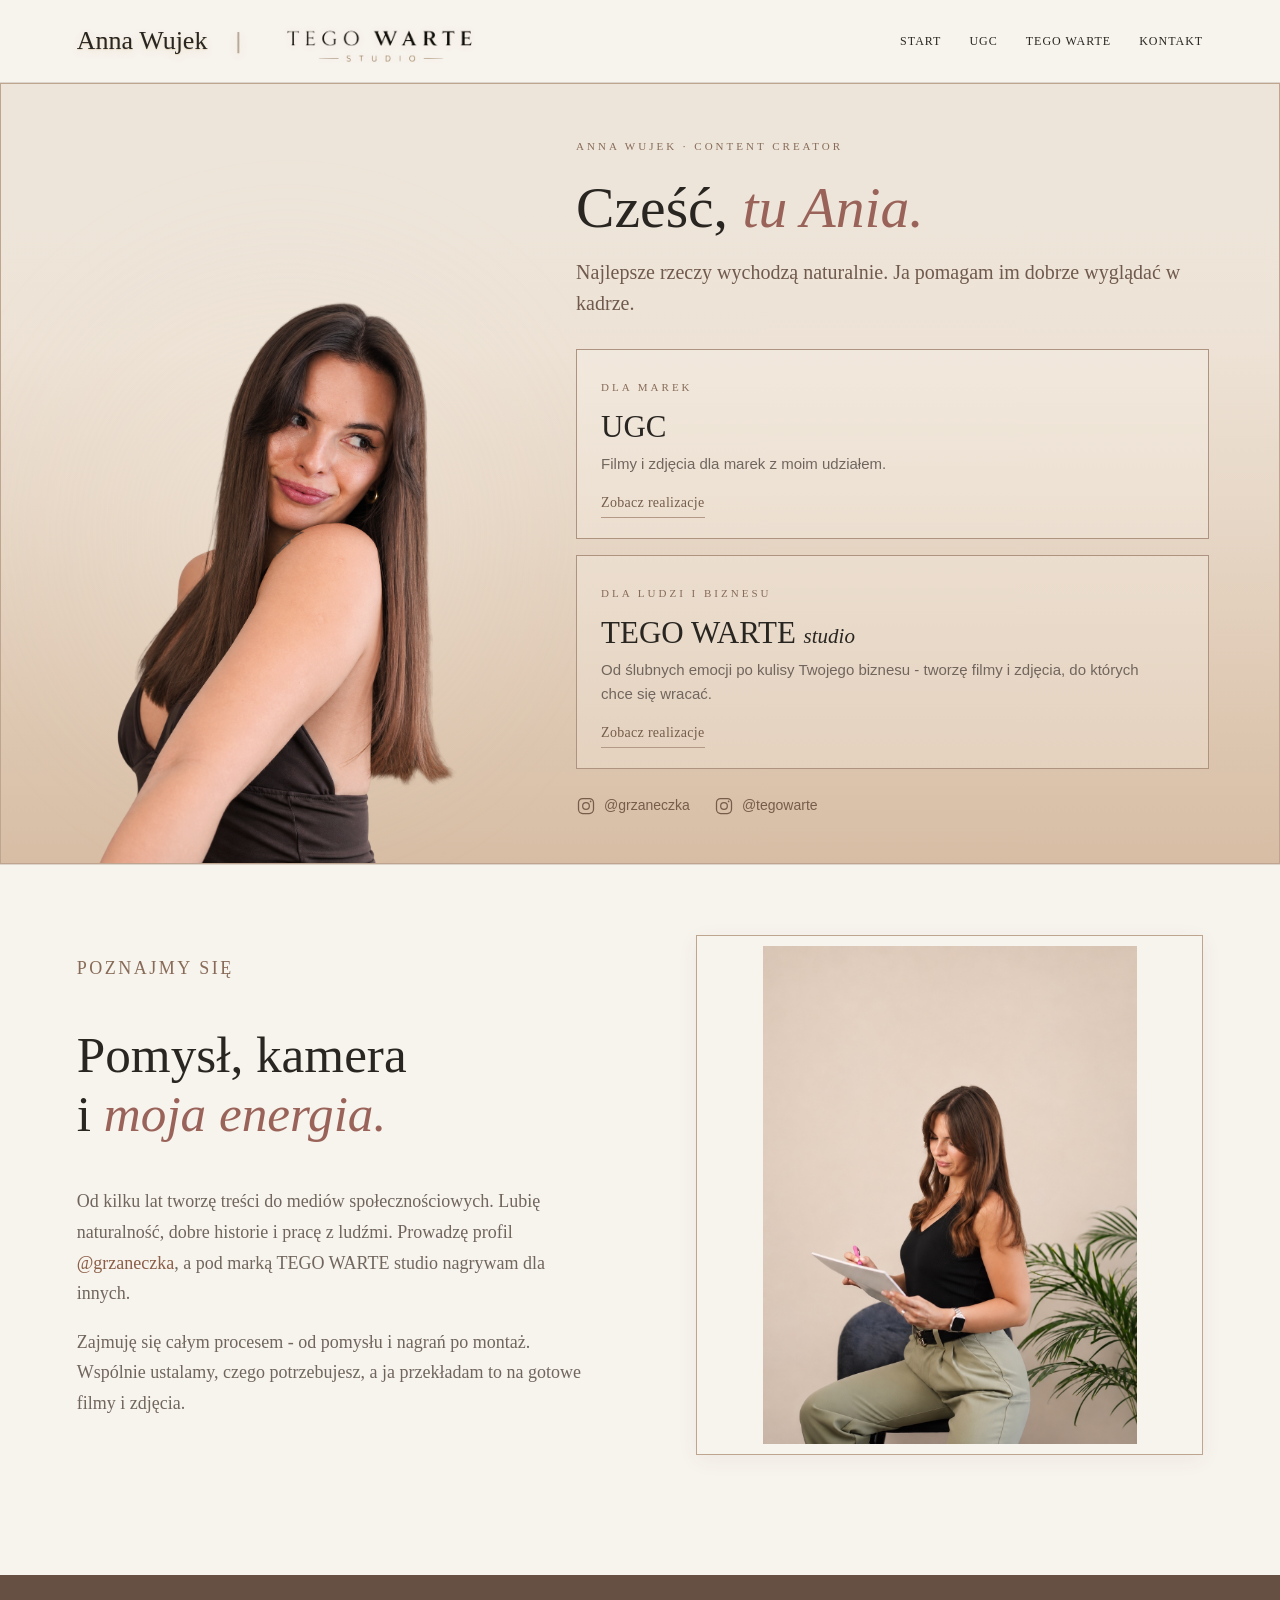
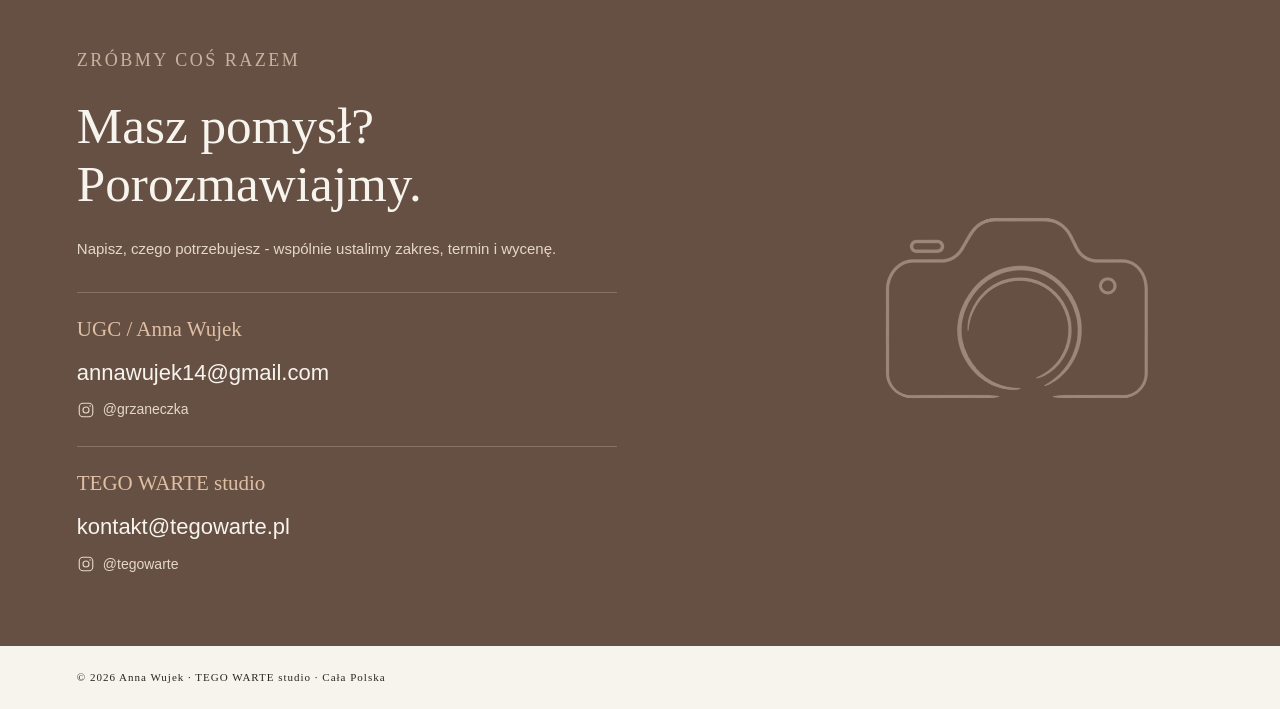
<file: index.html>
<!doctype html><html lang="pl"><head><script src="navigation.js?v=20261115-entry"></script><meta charset="utf-8"><meta name="viewport" content="width=device-width,initial-scale=1"><title>Anna Wujek | TEGO WARTE studio</title><meta name="description" content="Filmy, zdjęcia i historie z wydarzeń. Anna Wujek | TEGO WARTE studio. Cała Polska."><link rel="stylesheet" href="style.css?v=20261115-subtle-nav"><meta property="og:title" content="Anna Wujek | TEGO WARTE studio"><meta property="og:description" content="Filmy, zdjęcia i historie z wydarzeń. Anna Wujek | TEGO WARTE studio. Cała Polska."><meta name="twitter:title" content="Anna Wujek | TEGO WARTE studio"><meta name="twitter:description" content="Filmy, zdjęcia i historie z wydarzeń. Anna Wujek | TEGO WARTE studio. Cała Polska."><meta property="og:image" content="https://annawujek-tegowarte.github.io/podglad-logo-bezowe.png"><meta property="og:image:width" content="1254"><meta property="og:image:height" content="1254"><meta property="og:image:alt" content="TEGO WARTE studio - logo na beżowym tle"><meta name="twitter:card" content="summary_large_image"><meta name="twitter:image" content="https://annawujek-tegowarte.github.io/podglad-logo-bezowe.png"></head><body><nav><a href="index.html"><strong class="brand">Anna Wujek <span class="brand-divider">|</span> <span class="brand-wordmark"><img class="brand-logo" src="logo-tegowarte.png" alt="TEGO WARTE studio"></span></strong></a><div><a href="index.html" aria-current="page">START</a><a href="ugc.html">UGC</a><a href="tegowarte.html">TEGO WARTE</a><a href="#kontakt">KONTAKT</a></div></nav><main><section class="welcome"><div class="welcome-photo"><img src="anna-cutout.png" alt="Ania - twórczyni UGC i TEGO WARTE studio"></div><div class="welcome-content"><span class="eyebrow">Anna Wujek · content creator</span><h1>Cześć, <em>tu Ania.</em></h1><p>Najlepsze rzeczy wychodzą naturalnie. Ja pomagam im dobrze wyglądać w kadrze.</p><div class="entry-links"><a class="entry-frame" href="ugc.html"><span class="eyebrow">Dla marek</span><h2>UGC </h2><p>Filmy i zdjęcia dla marek z moim udziałem.</p><span class="entry-cta">Zobacz realizacje</span></a><a class="entry-frame" href="tegowarte.html"><span class="eyebrow">Dla ludzi i biznesu</span><h2>TEGO WARTE <small>studio</small></h2><p>Od ślubnych emocji po kulisy Twojego biznesu - tworzę filmy i zdjęcia, do których chce się wracać.</p><span class="entry-cta">Zobacz realizacje</span></a></div><div class="welcome-socials"><a href="https://www.instagram.com/grzaneczka/" target="_blank" rel="noopener noreferrer"><svg class="ig-icon" viewBox="0 0 24 24" fill="none" stroke="currentColor" stroke-width="1.5" aria-hidden="true"><rect x="3" y="3" width="18" height="18" rx="5"/><circle cx="12" cy="12" r="4"/><circle cx="17.5" cy="6.5" r="1" fill="currentColor" stroke="none"/></svg><span>@grzaneczka</span></a><a href="https://www.instagram.com/tegowarte/" target="_blank" rel="noopener noreferrer"><svg class="ig-icon" viewBox="0 0 24 24" fill="none" stroke="currentColor" stroke-width="1.5" aria-hidden="true"><rect x="3" y="3" width="18" height="18" rx="5"/><circle cx="12" cy="12" r="4"/><circle cx="17.5" cy="6.5" r="1" fill="currentColor" stroke="none"/></svg><span>@tegowarte</span></a></div></div></section><section class="section about"><img loading="lazy" src="anna-planowanie-szersze.jpg" alt="Ania zapisująca pomysły w notesie"><div><span class="eyebrow">Poznajmy się</span><h2>Pomysł, kamera<br>i <em>moja energia.</em></h2><p>Od kilku lat tworzę treści do mediów społecznościowych. Lubię naturalność, dobre historie i pracę z ludźmi. Prowadzę profil <a class="inline-profile" href="https://www.instagram.com/grzaneczka/" target="_blank" rel="noopener noreferrer">@grzaneczka</a>, a pod marką TEGO WARTE studio nagrywam dla innych.</p><p>Zajmuję się całym procesem - od pomysłu i nagrań po montaż. Wspólnie ustalamy, czego potrzebujesz, a ja przekładam to na gotowe filmy i zdjęcia.</p></div></section><section class="contact contact-camera" id="kontakt"><div class="contact-copy"><span class="eyebrow" style="color:#c6b49f">Zróbmy coś razem</span><h2>Masz pomysł?<br>Porozmawiajmy.</h2><p>Napisz, czego potrzebujesz - wspólnie ustalimy zakres, termin i wycenę.</p><div class="contact-blocks"><div class="contact-block"><h3>UGC / Anna Wujek</h3><a class="contact-email" href="mailto:annawujek14@gmail.com">annawujek14@gmail.com</a><a class="contact-instagram" href="https://www.instagram.com/grzaneczka/" target="_blank" rel="noopener noreferrer"><svg class="ig-icon" viewBox="0 0 24 24" fill="none" stroke="currentColor" stroke-width="1.5" aria-hidden="true"><rect x="3" y="3" width="18" height="18" rx="5"/><circle cx="12" cy="12" r="4"/><circle cx="17.5" cy="6.5" r="1" fill="currentColor" stroke="none"/></svg><span>@grzaneczka</span></a></div><div class="contact-block"><h3>TEGO WARTE studio</h3><a class="contact-email" href="mailto:kontakt@tegowarte.pl">kontakt@tegowarte.pl</a><a class="contact-instagram" href="https://www.instagram.com/tegowarte/" target="_blank" rel="noopener noreferrer"><svg class="ig-icon" viewBox="0 0 24 24" fill="none" stroke="currentColor" stroke-width="1.5" aria-hidden="true"><rect x="3" y="3" width="18" height="18" rx="5"/><circle cx="12" cy="12" r="4"/><circle cx="17.5" cy="6.5" r="1" fill="currentColor" stroke="none"/></svg><span>@tegowarte</span></a></div></div></div><div class="camera-accent camera-graphic" aria-hidden="true"><img src="aparat-grafika.png" alt=""></div></section></main><footer>© 2026 Anna Wujek · TEGO WARTE studio · Cała Polska</footer><script src="animations.js?v=20261115-portfolio-motion" defer></script></body></html>
</file>
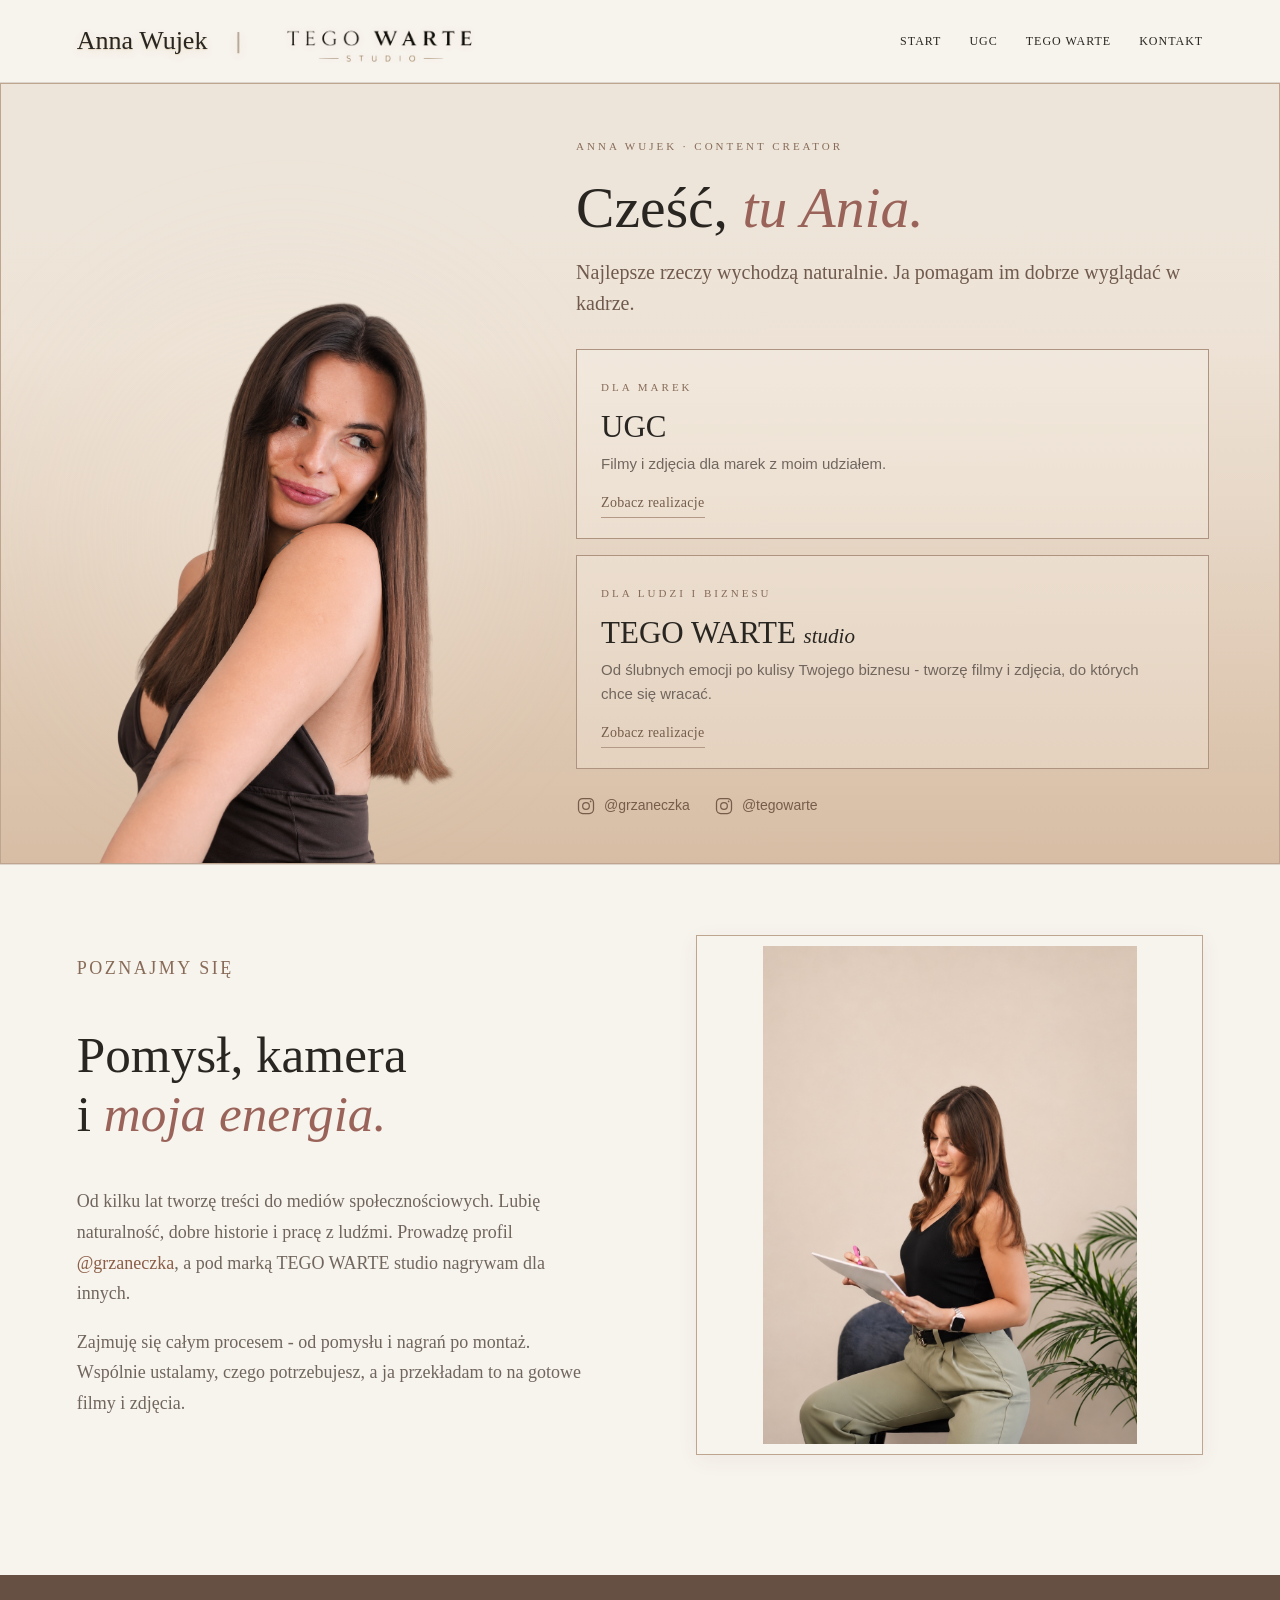
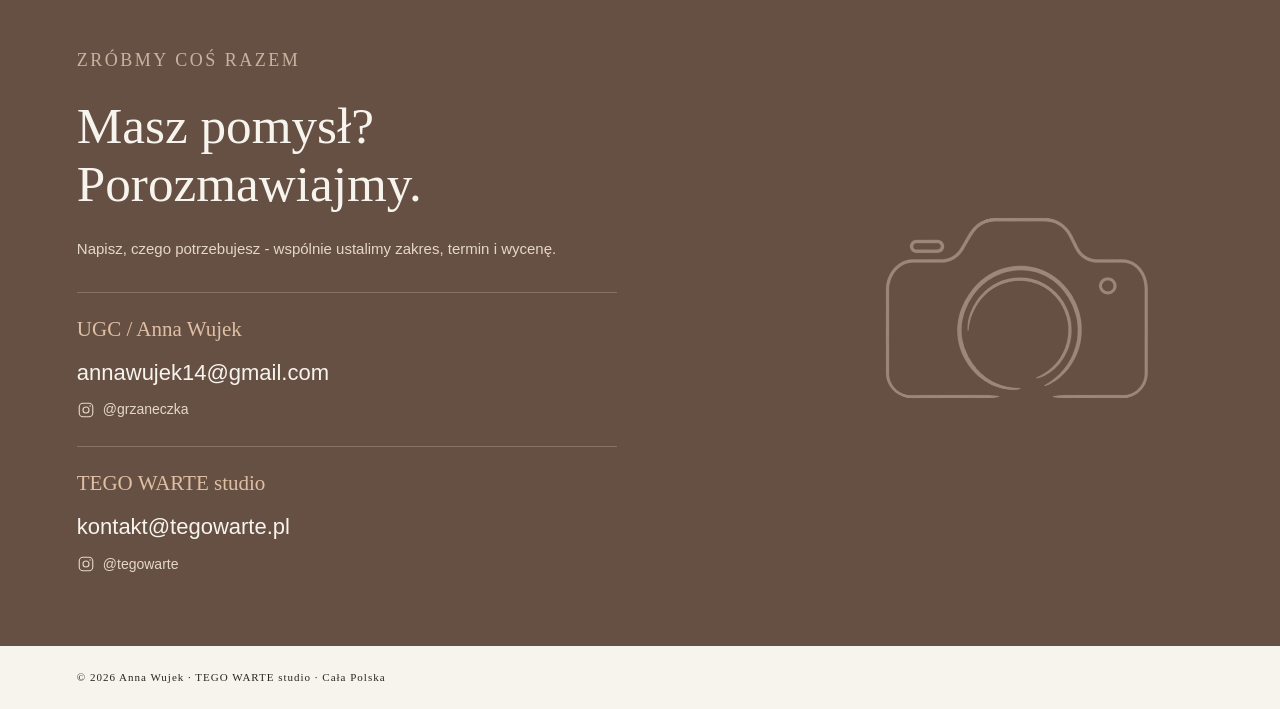
<file: tegowarte.html>
<!doctype html><html lang="pl"><head><script src="navigation.js?v=20261115-entry"></script><meta charset="utf-8"><meta name="viewport" content="width=device-width,initial-scale=1"><link rel="stylesheet" href="style.css?v=20261115-subtle-nav"><title>Anna Wujek | TEGO WARTE studio</title><meta name="description" content="Filmy, zdjęcia i historie z wydarzeń. Anna Wujek | TEGO WARTE studio. Cała Polska."><meta property="og:title" content="Anna Wujek | TEGO WARTE studio"><meta property="og:description" content="Filmy, zdjęcia i historie z wydarzeń. Anna Wujek | TEGO WARTE studio. Cała Polska."><meta name="twitter:title" content="Anna Wujek | TEGO WARTE studio"><meta name="twitter:description" content="Filmy, zdjęcia i historie z wydarzeń. Anna Wujek | TEGO WARTE studio. Cała Polska."><meta property="og:image" content="https://annawujek-tegowarte.github.io/podglad-logo-bezowe.png"><meta property="og:image:width" content="1254"><meta property="og:image:height" content="1254"><meta property="og:image:alt" content="TEGO WARTE studio - logo na beżowym tle"><meta name="twitter:card" content="summary_large_image"><meta name="twitter:image" content="https://annawujek-tegowarte.github.io/podglad-logo-bezowe.png"></head><body><nav><a href="index.html"><strong class="brand">Anna Wujek <span class="brand-divider">|</span> <span class="brand-wordmark"><img class="brand-logo" src="logo-tegowarte.png" alt="TEGO WARTE studio"></span></strong></a><div><a href="index.html">START</a><a href="ugc.html">UGC</a><a href="tegowarte.html" aria-current="page">TEGO WARTE</a><a href="index.html#kontakt">KONTAKT</a></div></nav><main><section class="intro portfolio-intro"><span class="eyebrow">Anna Wujek / Portfolio</span><h1>TEGO WARTE studio</h1><p>Każdy moment jest TEGO wart. Filmy z wydarzeń, ślubów i sesji oraz materiały do social mediów dla firm.</p></section><section class="section"><span class="eyebrow">Wybrane materiały</span><h2>Zobacz, co <em>tworzę.</em></h2><div class="grid"><article><button type="button" class="film-preview" data-video="tegowarte-brwi.mp4" data-title="Stylizacja brwi" aria-label="Odtwórz film: Stylizacja brwi"><img class="film-cover" src="tegowarte-brwi.jpeg" alt="" loading="lazy"><span class="film-play" aria-hidden="true"><svg viewBox="0 0 24 24" fill="currentColor"><path d="M9 5v14l11-7z"/></svg></span><span class="film-open">Obejrzyj film</span></button><h3>Stylizacja brwi</h3><span>TEGO WARTE / WIDEO</span></article><article><button type="button" class="film-preview" data-video="tegowarte-content-creator.mp4" data-title="Content Creator" aria-label="Odtwórz film: Content Creator"><img class="film-cover" src="tegowarte-content-creator.png" alt="" loading="lazy"><span class="film-play" aria-hidden="true"><svg viewBox="0 0 24 24" fill="currentColor"><path d="M9 5v14l11-7z"/></svg></span><span class="film-open">Obejrzyj film</span></button><h3>Content Creator</h3><span>TEGO WARTE / WIDEO</span></article><article><button type="button" class="film-preview" data-video="tegowarte-dominika-patryk-slub.mp4" data-title="Dominika &amp; Patryk" aria-label="Odtwórz film: Dominika &amp; Patryk"><img class="film-cover" src="tegowarte-dominika-patryk-slub.jpg" alt="" loading="lazy"><span class="film-play" aria-hidden="true"><svg viewBox="0 0 24 24" fill="currentColor"><path d="M9 5v14l11-7z"/></svg></span><span class="film-open">Obejrzyj film</span></button><h3>Dominika &amp; Patryk</h3><span>TEGO WARTE / WIDEO</span></article><article><button type="button" class="film-preview" data-video="tegowarte-emilka-i-dziewczynki.mp4" data-title="Emilia &amp; dziewczynki" aria-label="Odtwórz film: Emilia &amp; dziewczynki"><img class="film-cover" src="tegowarte-emilka-i-dziewczynki.jpg" alt="" loading="lazy"><span class="film-play" aria-hidden="true"><svg viewBox="0 0 24 24" fill="currentColor"><path d="M9 5v14l11-7z"/></svg></span><span class="film-open">Obejrzyj film</span></button><h3>Emilia &amp; dziewczynki</h3><span>TEGO WARTE / WIDEO</span></article><article><button type="button" class="film-preview" data-video="tegowarte-oliwia-kamil-ciaza1.mp4" data-title="Oliwia &amp; Kamil" aria-label="Odtwórz film: Oliwia &amp; Kamil"><img class="film-cover" src="tegowarte-oliwia-kamil-ciaza1.jpg" alt="" loading="lazy"><span class="film-play" aria-hidden="true"><svg viewBox="0 0 24 24" fill="currentColor"><path d="M9 5v14l11-7z"/></svg></span><span class="film-open">Obejrzyj film</span></button><h3>Oliwia &amp; Kamil</h3><span>TEGO WARTE / WIDEO</span></article><article><button type="button" class="film-preview" data-video="tegowarte-oliwia-kamil-ciaza2.mp4" data-title="Oliwia &amp; Kamil" aria-label="Odtwórz film: Oliwia &amp; Kamil"><img class="film-cover" src="tegowarte-oliwia-kamil-ciaza2.jpg" alt="" loading="lazy"><span class="film-play" aria-hidden="true"><svg viewBox="0 0 24 24" fill="currentColor"><path d="M9 5v14l11-7z"/></svg></span><span class="film-open">Obejrzyj film</span></button><h3>Oliwia &amp; Kamil</h3><span>TEGO WARTE / WIDEO</span></article><article><button type="button" class="film-preview" data-video="tegowarte-panienski-dominiki.mp4" data-title="Panieński Dominiki" aria-label="Odtwórz film: Panieński Dominiki"><img class="film-cover" src="tegowarte-panienski-dominiki.jpeg" alt="" loading="lazy"><span class="film-play" aria-hidden="true"><svg viewBox="0 0 24 24" fill="currentColor"><path d="M9 5v14l11-7z"/></svg></span><span class="film-open">Obejrzyj film</span></button><h3>Panieński Dominiki</h3><span>TEGO WARTE / WIDEO</span></article><article><button type="button" class="film-preview" data-video="tegowarte-sense-resort.mp4" data-title="Sense Resort" aria-label="Odtwórz film: Sense Resort"><img class="film-cover" src="tegowarte-sense-resort.png" alt="" loading="lazy"><span class="film-play" aria-hidden="true"><svg viewBox="0 0 24 24" fill="currentColor"><path d="M9 5v14l11-7z"/></svg></span><span class="film-open">Obejrzyj film</span></button><h3>Sense Resort</h3><span>PROJEKT WŁASNY / WIDEO</span></article><article><button type="button" class="film-preview" data-video="tegowarte-sesja-rodzinna.mp4" data-title="Sesja rodzinna" aria-label="Odtwórz film: Sesja rodzinna"><img class="film-cover" src="tegowarte-sesja-rodzinna.jpg" alt="" loading="lazy"><span class="film-play" aria-hidden="true"><svg viewBox="0 0 24 24" fill="currentColor"><path d="M9 5v14l11-7z"/></svg></span><span class="film-open">Obejrzyj film</span></button><h3>Sesja rodzinna</h3><span>TEGO WARTE / WIDEO</span></article><article><button type="button" class="film-preview" data-video="tegowarte-slubne-przyjaciolki.mp4" data-title="Ślubne przyjaciółki" aria-label="Odtwórz film: Ślubne przyjaciółki"><img class="film-cover" src="tegowarte-slubne-przyjaciolki.jpg" alt="" loading="lazy"><span class="film-play" aria-hidden="true"><svg viewBox="0 0 24 24" fill="currentColor"><path d="M9 5v14l11-7z"/></svg></span><span class="film-open">Obejrzyj film</span></button><h3>Ślubne przyjaciółki</h3><span>TEGO WARTE / WIDEO</span></article><article><button type="button" class="film-preview" data-video="tegowarte-vespa.mp4" data-title="Vespa" aria-label="Odtwórz film: Vespa"><img class="film-cover" src="tegowarte-vespa.jpeg" alt="" loading="lazy"><span class="film-play" aria-hidden="true"><svg viewBox="0 0 24 24" fill="currentColor"><path d="M9 5v14l11-7z"/></svg></span><span class="film-open">Obejrzyj film</span></button><h3>Vespa</h3><span>PROJEKT WŁASNY / WIDEO</span></article></div></section><section class="section notes"><div><h3>Od pomysłu po montaż</h3><p>Koncepcja, nagrania i gotowe materiały dopasowane do Twojego projektu.</p></div><div><h3>Indywidualny zakres</h3><p>Ustalamy formaty, liczbę materiałów i termin realizacji.</p></div><div><h3>Jasne ustalenia</h3><p>Wycena i warunki wykorzystania materiałów są ustalane przed rozpoczęciem współpracy.</p></div></section><section class="contact contact-camera" id="kontakt"><div class="contact-copy"><span class="eyebrow" style="color:#c6b49f">Zróbmy coś razem</span><h2>Masz pomysł?<br>Porozmawiajmy.</h2><p>Napisz, czego potrzebujesz - wspólnie ustalimy zakres, termin i wycenę.</p><div class="contact-blocks"><div class="contact-block"><h3>TEGO WARTE studio</h3><a class="contact-email" href="mailto:kontakt@tegowarte.pl">kontakt@tegowarte.pl</a><a class="contact-instagram" href="https://www.instagram.com/tegowarte/" target="_blank" rel="noopener noreferrer"><svg class="ig-icon" viewBox="0 0 24 24" fill="none" stroke="currentColor" stroke-width="1.5" aria-hidden="true"><rect x="3" y="3" width="18" height="18" rx="5"/><circle cx="12" cy="12" r="4"/><circle cx="17.5" cy="6.5" r="1" fill="currentColor" stroke="none"/></svg><span>@tegowarte</span></a></div></div></div><div class="camera-accent camera-graphic" aria-hidden="true"><img src="aparat-grafika.png" alt=""></div></section></main><footer>© 2026 Anna Wujek · TEGO WARTE studio · Cała Polska</footer><dialog class="film-dialog" aria-labelledby="film-title"><div class="film-toolbar"><h2 id="film-title"></h2><div><button type="button" class="film-fullscreen">Pełny ekran</button><button type="button" class="film-close" aria-label="Zamknij film">Zamknij ×</button></div></div><video class="film-player" controls playsinline preload="none"></video><p class="film-error" hidden>Nie udało się odtworzyć filmu. <a>Otwórz plik filmu</a></p></dialog><script src="gallery.js?v=20261115-video-fullscreen" defer></script><script src="animations.js?v=20261115-portfolio-motion" defer></script></body></html>
</file>
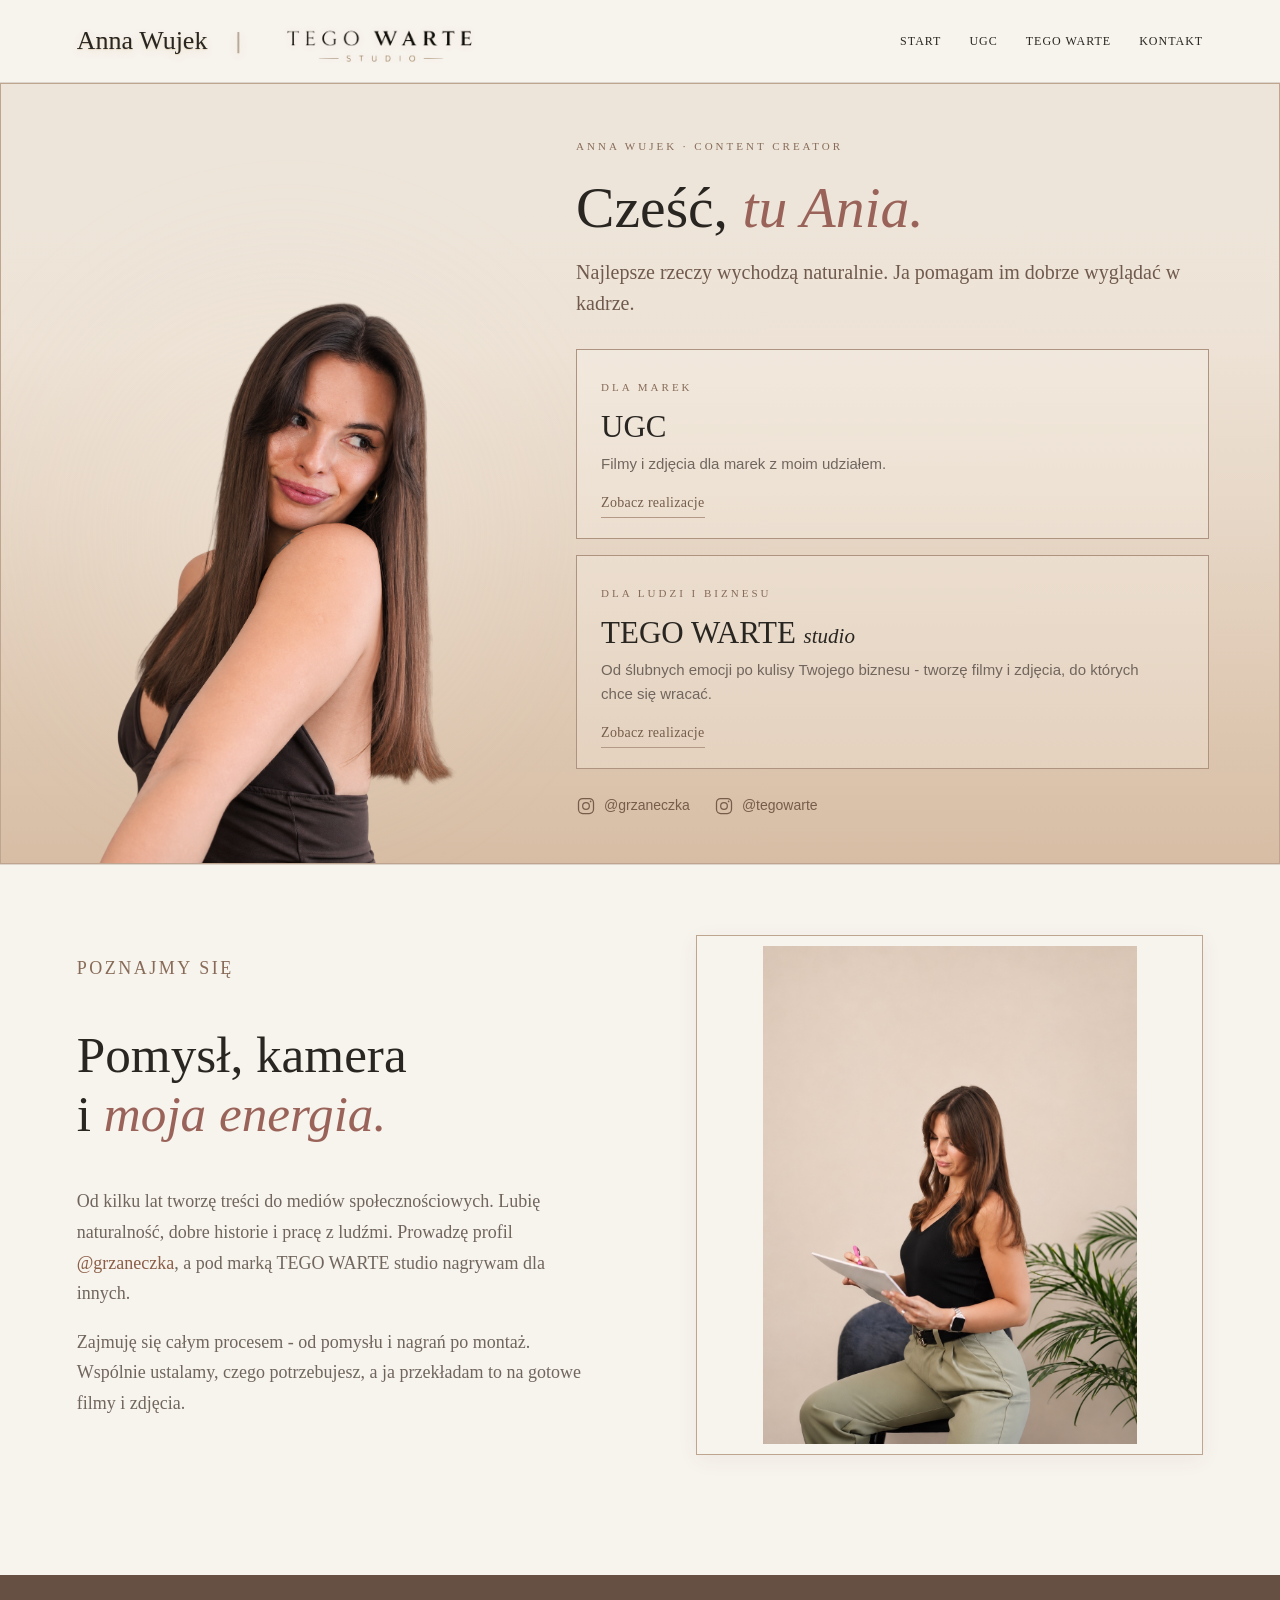
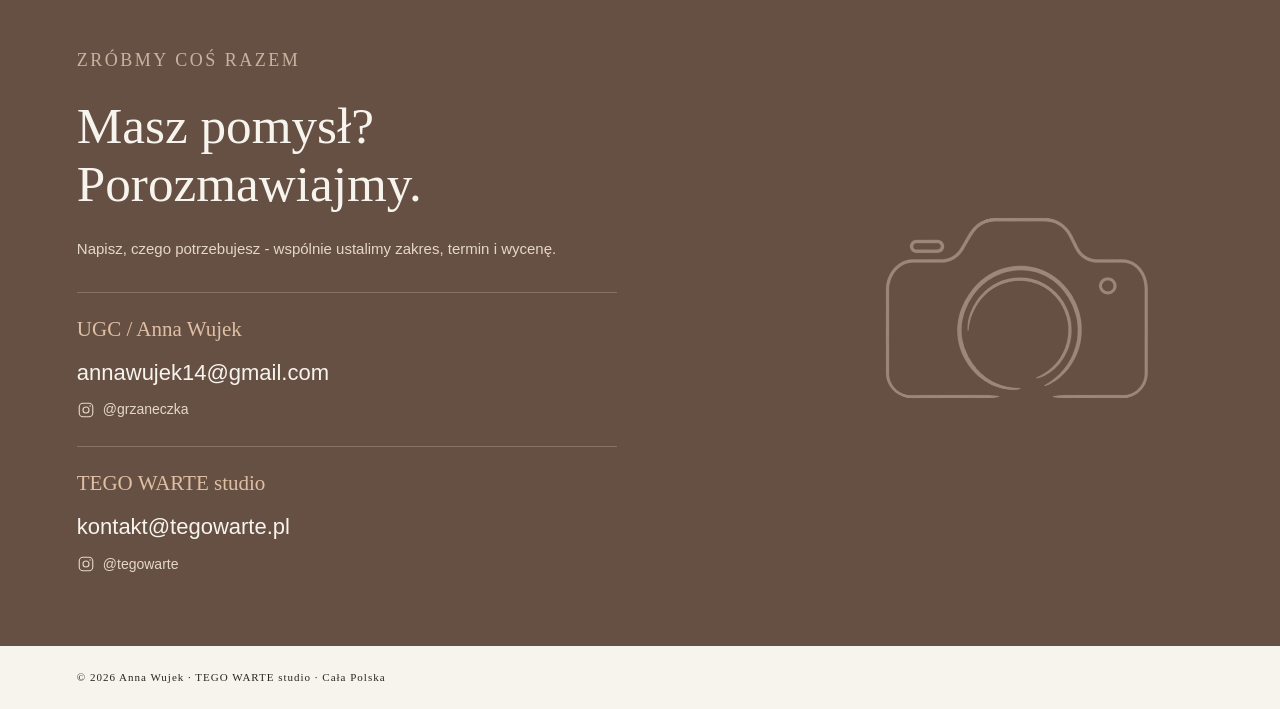
<file: ugc.html>
<!doctype html><html lang="pl"><head><script src="navigation.js?v=20261115-entry"></script><meta charset="utf-8"><meta name="viewport" content="width=device-width,initial-scale=1"><link rel="stylesheet" href="style.css?v=20261115-subtle-nav"><title>Anna Wujek | TEGO WARTE studio</title><meta name="description" content="Filmy, zdjęcia i historie z wydarzeń. Anna Wujek | TEGO WARTE studio. Cała Polska."><meta property="og:title" content="Anna Wujek | TEGO WARTE studio"><meta property="og:description" content="Filmy, zdjęcia i historie z wydarzeń. Anna Wujek | TEGO WARTE studio. Cała Polska."><meta name="twitter:title" content="Anna Wujek | TEGO WARTE studio"><meta name="twitter:description" content="Filmy, zdjęcia i historie z wydarzeń. Anna Wujek | TEGO WARTE studio. Cała Polska."><meta property="og:image" content="https://annawujek-tegowarte.github.io/podglad-logo-bezowe.png"><meta property="og:image:width" content="1254"><meta property="og:image:height" content="1254"><meta property="og:image:alt" content="TEGO WARTE studio - logo na beżowym tle"><meta name="twitter:card" content="summary_large_image"><meta name="twitter:image" content="https://annawujek-tegowarte.github.io/podglad-logo-bezowe.png"></head><body class="ugc-page"><nav><a href="index.html"><strong class="brand">Anna Wujek <span class="brand-divider">|</span> <span class="brand-wordmark"><img class="brand-logo" src="logo-tegowarte.png" alt="TEGO WARTE studio"></span></strong></a><div><a href="index.html">START</a><a href="ugc.html" aria-current="page">UGC</a><a href="tegowarte.html">TEGO WARTE</a><a href="index.html#kontakt">KONTAKT</a></div></nav><main><div class="ugc-showcase"><section class="intro portfolio-intro"><span class="eyebrow">Anna Wujek / Portfolio</span><h1>UGC &amp; materiały dla marek</h1><p>Produkty i usługi w naturalnym kontekście. Filmy z moim wizerunkiem, voice-over i zdjęcia do komunikacji marki.</p></section><section class="section"><span class="eyebrow">Wybrane materiały</span><h2>Zobacz, co <em>tworzę.</em></h2><div class="grid"><article><button type="button" class="film-preview" data-video="ugc-vichy.mp4" data-title="Vichy" aria-label="Odtwórz film: Vichy"><img class="film-cover" src="ugc-vichy.jpg" alt="" loading="lazy"><span class="film-play" aria-hidden="true"><svg viewBox="0 0 24 24" fill="currentColor"><path d="M9 5v14l11-7z"/></svg></span><span class="film-open">Obejrzyj film</span></button><h3>Vichy</h3><span>UGC / WIDEO</span></article><article><button type="button" class="film-preview" data-video="ugc-cynamonki.mp4" data-title="Gotowanie" aria-label="Odtwórz film: Gotowanie"><img class="film-cover" src="ugc-cynamonki.png" alt="" loading="lazy"><span class="film-play" aria-hidden="true"><svg viewBox="0 0 24 24" fill="currentColor"><path d="M9 5v14l11-7z"/></svg></span><span class="film-open">Obejrzyj film</span></button><h3>Gotowanie</h3><span>PROJEKT WŁASNY / WIDEO</span></article><article><button type="button" class="film-preview" data-video="ugc-smiles-clinic.mp4" data-title="Smiles Clinic" aria-label="Odtwórz film: Smiles Clinic"><img class="film-cover" src="ugc-smiles-clinic.png" alt="" loading="lazy"><span class="film-play" aria-hidden="true"><svg viewBox="0 0 24 24" fill="currentColor"><path d="M9 5v14l11-7z"/></svg></span><span class="film-open">Obejrzyj film</span></button><h3>Smiles Clinic</h3><span>WSPÓŁPRACA / WIDEO</span></article><article><button type="button" class="film-preview" data-video="ugc-xtb-20261117.mp4" data-title="XTB" aria-label="Odtwórz film: XTB"><img class="film-cover" src="ugc-xtb-okladka-20261117.png" alt="" loading="lazy"><span class="film-play" aria-hidden="true"><svg viewBox="0 0 24 24" fill="currentColor"><path d="M9 5v14l11-7z"/></svg></span><span class="film-open">Obejrzyj film</span></button><h3>XTB</h3><span>UGC / WIDEO</span></article><article><button type="button" class="film-preview" data-video="ugc-atoxil.mp4" data-title="Atoxil" aria-label="Odtwórz film: Atoxil"><img class="film-cover" src="ugc-atoxil.png" alt="" loading="lazy"><span class="film-play" aria-hidden="true"><svg viewBox="0 0 24 24" fill="currentColor"><path d="M9 5v14l11-7z"/></svg></span><span class="film-open">Obejrzyj film</span></button><h3>Atoxil</h3><span>WSPÓŁPRACA / WIDEO</span></article><article><button type="button" class="film-preview" data-video="ugc-lisek-app.mp4" data-title="Lisek" aria-label="Odtwórz film: Lisek"><img class="film-cover" src="ugc-lisek-app.png" alt="" loading="lazy"><span class="film-play" aria-hidden="true"><svg viewBox="0 0 24 24" fill="currentColor"><path d="M9 5v14l11-7z"/></svg></span><span class="film-open">Obejrzyj film</span></button><h3>Lisek</h3><span>WSPÓŁPRACA / WIDEO</span></article><article><button type="button" class="film-preview" data-video="ugc-halloween-20261117.mp4" data-title="Halloween" aria-label="Odtwórz film: Halloween"><img class="film-cover" src="ugc-halloween-okladka-20261117.png" alt="" loading="lazy"><span class="film-play" aria-hidden="true"><svg viewBox="0 0 24 24" fill="currentColor"><path d="M9 5v14l11-7z"/></svg></span><span class="film-open">Obejrzyj film</span></button><h3>Halloween</h3><span>PROJEKT WŁASNY / WIDEO</span></article><article><button type="button" class="film-preview" data-video="ugc-waymo.mp4" data-title="Waymo" aria-label="Odtwórz film: Waymo"><img class="film-cover" src="ugc-waymo.png" alt="" loading="lazy"><span class="film-play" aria-hidden="true"><svg viewBox="0 0 24 24" fill="currentColor"><path d="M9 5v14l11-7z"/></svg></span><span class="film-open">Obejrzyj film</span></button><h3>Waymo</h3><span>PROJEKT WŁASNY / WIDEO</span></article><article><button type="button" class="film-preview" data-video="ugc-yamamoto-matcha.mp4" data-title="Yamamoto Matcha" aria-label="Odtwórz film: Yamamoto Matcha"><img class="film-cover" src="ugc-yamamoto-matcha.png" alt="" loading="lazy"><span class="film-play" aria-hidden="true"><svg viewBox="0 0 24 24" fill="currentColor"><path d="M9 5v14l11-7z"/></svg></span><span class="film-open">Obejrzyj film</span></button><h3>Yamamoto Matcha</h3><span>UGC / WIDEO</span></article></div></section></div><section class="section notes"><div><h3>Od pomysłu po montaż</h3><p>Koncepcja, nagrania i gotowe materiały dopasowane do Twojego projektu.</p></div><div><h3>Indywidualny zakres</h3><p>Ustalamy formaty, liczbę materiałów i termin realizacji.</p></div><div><h3>Jasne ustalenia</h3><p>Wycena i warunki wykorzystania materiałów są ustalane przed rozpoczęciem współpracy.</p></div></section><section class="section trusted-brands" aria-labelledby="trusted-title"><span class="eyebrow">Wybrane współprace</span><h2 id="trusted-title">Zaufali mi</h2><ul class="brand-list"><li>Stars</li><li>Beautifly</li><li>Smiles Clinic</li><li>Primabiotic</li><li>Philips</li><li>Nacomi Next Level</li><li>Vichy</li><li>XTB</li></ul><p class="trusted-note">To część marek, z którymi współpracowałam.</p></section><section class="contact contact-camera" id="kontakt"><div class="contact-copy"><span class="eyebrow" style="color:#c6b49f">Zróbmy coś razem</span><h2>Masz pomysł?<br>Porozmawiajmy.</h2><p>Napisz, czego potrzebujesz - wspólnie ustalimy zakres, termin i wycenę.</p><div class="contact-blocks"><div class="contact-block"><h3>UGC / Anna Wujek</h3><a class="contact-email" href="mailto:annawujek14@gmail.com">annawujek14@gmail.com</a><a class="contact-instagram" href="https://www.instagram.com/grzaneczka/" target="_blank" rel="noopener noreferrer"><svg class="ig-icon" viewBox="0 0 24 24" fill="none" stroke="currentColor" stroke-width="1.5" aria-hidden="true"><rect x="3" y="3" width="18" height="18" rx="5"/><circle cx="12" cy="12" r="4"/><circle cx="17.5" cy="6.5" r="1" fill="currentColor" stroke="none"/></svg><span>@grzaneczka</span></a></div></div></div><div class="camera-accent camera-graphic" aria-hidden="true"><img src="aparat-grafika.png" alt=""></div></section></main><footer>© 2026 Anna Wujek · TEGO WARTE studio · Cała Polska</footer><dialog class="film-dialog" aria-labelledby="film-title"><div class="film-toolbar"><h2 id="film-title"></h2><div><button type="button" class="film-fullscreen">Pełny ekran</button><button type="button" class="film-close" aria-label="Zamknij film">Zamknij ×</button></div></div><video class="film-player" controls playsinline preload="none"></video><p class="film-error" hidden>Nie udało się odtworzyć filmu. <a>Otwórz plik filmu</a></p></dialog><script src="gallery.js?v=20261115-video-fullscreen" defer></script><script src="animations.js?v=20261115-portfolio-motion" defer></script></body></html>
</file>
<file: style.css>
*{box-sizing:border-box}html{scroll-behavior:smooth}body{margin:0;background:#f7f3ed;color:#292622;font:16px/1.7 Arial,sans-serif}a{color:inherit;text-decoration:none}nav{display:flex;justify-content:space-between;align-items:center;padding:22px 6%;border-bottom:1px solid #ddd4cb}nav strong{font:26px Georgia}nav div{display:flex;gap:28px;font-size:12px;letter-spacing:1px}main{max-width:1400px;margin:auto}h1,h2,h3{font-weight:400}h1{font:clamp(56px,7vw,100px)/1.03 Georgia;margin:22px 0}h1 em,h2 em{color:#9a6359}h2{font:clamp(36px,4vw,58px)/1.15 Georgia}p{max-width:560px;color:#70665e}.eyebrow{font-size:11px;letter-spacing:3px;text-transform:uppercase;color:#876b58}.hero{display:grid;grid-template-columns:1fr 1fr;gap:7%;align-items:center;padding:70px 6% 100px}.portraits{position:relative;padding:0 0 40px 60px}.portraits .large{width:100%;height:600px;object-fit:cover;object-position:50% 58%}.portraits .small{position:absolute;bottom:0;left:0;width:42%;border:8px solid #f7f3ed;box-shadow:0 10px 30px #29262218}.actions{display:flex;gap:12px;flex-wrap:wrap;margin-top:30px}.button{display:inline-block;padding:13px 24px;background:#665044;color:white;font-size:12px;letter-spacing:1px}.button.light{background:transparent;border:1px solid #9a8a7c;color:#292622}.section{padding:70px 6%;border-top:1px solid #ddd4cb}.paths{display:grid;grid-template-columns:1fr 1fr;gap:35px}.path{border-top:1px solid #b7a99b;padding-top:25px}.path h3{font:38px Georgia;margin:16px 0}.path a{display:inline-block;border-bottom:1px solid;margin-top:15px}.about{display:grid;grid-template-columns:1fr 1fr;gap:10%;align-items:center}.about img{width:100%;max-height:550px;object-fit:cover;object-position:50% 30%}.intro{padding:70px 6% 40px}.intro h1{font-size:clamp(50px,6vw,80px)}.grid{display:grid;grid-template-columns:repeat(3,1fr);gap:36px 24px}.grid video{display:block;background:#e1d9ce;width:100%;aspect-ratio:9/16;object-fit:contain}.grid h3{font:24px Georgia;margin:12px 0 0}.grid span{font-size:11px;color:#8a7768;letter-spacing:2px}.contact{background:#665044;color:#f7f3ed;padding:70px 6%;margin-top:50px}.contact p{color:#e5d7c8}.contact a.mail{font:clamp(22px,4vw,48px) Georgia;border-bottom:1px solid #b79f8b;overflow-wrap:anywhere}footer{padding:22px 6%;font-size:11px;letter-spacing:1px}.notes{display:grid;grid-template-columns:repeat(3,1fr);gap:30px}.notes h3{font:25px Georgia}@media(max-width:700px){nav{align-items:start;gap:20px}nav div{gap:12px;flex-wrap:wrap;justify-content:end;font-size:10px}.hero{grid-template-columns:1fr;padding-top:40px;gap:45px}.portraits .large{height:470px}.portraits{padding-left:45px}.paths,.about,.notes{grid-template-columns:1fr}.grid{grid-template-columns:repeat(2,1fr);gap:25px 12px}.grid h3{font-size:20px}.section{padding:45px 6%}}
.opening{padding:55px 6% 65px}.opening-title{text-align:center}.opening-title h1{font-size:clamp(52px,6.5vw,90px);margin:20px 0 45px}.photo-story{display:grid;grid-template-columns:1fr .85fr 1fr;gap:4%;align-items:center}.photo-story figure{margin:0}.photo-story img{display:block;width:100%;height:410px;object-fit:cover;object-position:center 40%}.photo-story figure:last-child{padding-top:60px}.photo-story figure:last-child img{object-position:center 57%}.photo-story figcaption{font:italic 19px Georgia;padding-top:12px;color:#876b58}.story-copy{text-align:center}.story-copy p{font-size:17px}.text-link{font-size:12px;border-bottom:1px solid #9a6359;padding-bottom:6px}.offer .paths{display:block}.offer .path{display:grid;grid-template-columns:120px 1fr 1.2fr;gap:25px;align-items:center;padding:30px 0}.offer .path h3{margin:0}.offer .path a{grid-column:2/4;width:fit-content;margin:0}.offer .path p{margin:0}.offer .path:last-child{margin-top:10px}.offer{background:#eee6dd}@media(max-width:700px){.opening{padding:40px 6%}.opening-title h1{margin-bottom:30px}.photo-story{grid-template-columns:1fr 1fr;gap:18px}.photo-story img{height:300px}.photo-story figure:last-child{padding-top:25px}.story-copy{grid-column:1/3;grid-row:2;text-align:left;padding-top:15px}.photo-story figcaption{font-size:16px}.offer .path{grid-template-columns:1fr;gap:12px}.offer .path a{grid-column:auto}}

nav .brand{display:flex;align-items:center;gap:12px;flex-wrap:wrap}.brand-divider{color:#b7a99b;font:22px Arial}.brand-studio{font:14px Arial;letter-spacing:1px}@media(max-width:700px){nav .brand{gap:6px;font-size:22px}.brand-studio{font-size:10px}.brand-divider{font-size:17px}nav{flex-wrap:wrap}nav div{justify-content:start}}

.welcome{position:relative;isolation:isolate;display:grid;grid-template-columns:.9fr 1.1fr;min-height:620px;align-items:stretch;background:linear-gradient(to bottom,#eee5da 0%,#eee5da 35%,#eee4d8 55%,#ede2d5 72%,#ede1d3 88%,#eee3d7 100%)}
.welcome-photo{position:relative;isolation:isolate;display:flex;align-items:end;justify-content:center;padding:45px 30px 0;overflow:hidden}
.welcome-photo::before{content:"";position:absolute;z-index:-1;inset:15% -5% 0;background:radial-gradient(ellipse,rgba(255,249,240,.58),rgba(246,231,214,.2) 45%,transparent 72%);filter:blur(40px);pointer-events:none}
.welcome-photo img{position:relative;display:block;width:85%;max-height:565px;object-fit:contain;object-position:bottom;-webkit-mask-image:linear-gradient(to top,transparent 0%,rgba(0,0,0,.08) 5%,rgba(0,0,0,.3) 12%,rgba(0,0,0,.64) 22%,rgba(0,0,0,.9) 33%,#000 44%);mask-image:linear-gradient(to top,transparent 0%,rgba(0,0,0,.08) 5%,rgba(0,0,0,.3) 12%,rgba(0,0,0,.64) 22%,rgba(0,0,0,.9) 33%,#000 44%)}
.welcome-content{align-self:center;padding:45px 10% 45px 0}.welcome h1{font-size:clamp(44px,4.5vw,68px);margin:18px 0}.welcome h1 em{font-weight:400;color:#9a6359}.welcome-content>p{font-size:16px;margin-bottom:28px}.entry-links{display:grid;gap:16px}.entry-frame{display:block;border:1px solid #ad9380;padding:20px 24px;transition:background .2s,transform .2s}.entry-frame:hover,.entry-frame:focus-visible{background:#f7f3ed;transform:translateX(4px)}.entry-frame h2{font-size:31px;margin:8px 0}.entry-frame h2 span{float:right;font:24px Arial}.entry-frame small{font:italic 21px Georgia}.entry-frame p{font-size:13px;line-height:1.6;margin:0}.welcome-socials{display:flex;gap:24px;margin-top:25px;font-size:12px;color:#765d4b}
@media(max-width:700px){.welcome{grid-template-columns:.85fr 1.15fr;min-height:0}.welcome-photo{padding:20px 0 0}.welcome-photo img{width:100%;min-height:0;max-height:460px;object-fit:contain;object-position:bottom}.welcome-content{padding:30px 16px 30px 8px}.welcome h1{font-size:33px}.welcome-content>p{font-size:13px}.entry-frame{padding:13px 12px}.entry-frame h2{font-size:23px}.entry-frame small{font-size:16px}.entry-frame p{font-size:12px}.welcome .eyebrow{letter-spacing:1.3px;font-size:9px}.welcome-socials{gap:12px;flex-wrap:wrap;font-size:11px}}

.entry-cta{display:inline-block;margin-top:15px;padding-bottom:2px;border-bottom:1px solid #b39a86;font-size:11px;letter-spacing:1px;color:#765d4b}.welcome-socials a,.contact a[href*="instagram.com"]{display:inline-flex;gap:8px;align-items:center}.ig-icon{width:18px;height:18px;flex-shrink:0}.entry-frame:hover,.entry-frame:focus-visible{transform:none;background:rgba(255,250,244,.45)}
/* Background haze stays behind the fully visible portrait. */
.welcome-photo img{-webkit-mask-image:none;mask-image:none;z-index:1}
.welcome-photo::before{z-index:0}
/* Full-width light-brown background, softly blended into warm beige. */
.welcome{background:linear-gradient(180deg,#eee5da 0%,#eee5da 16%,#ede2d5 34%,#e8d9c9 52%,#e1cdb9 72%,#d7bda4 100%)}
.welcome-photo::before{background:radial-gradient(ellipse,rgba(255,249,240,.24),rgba(246,231,214,.08) 45%,transparent 72%)}
/* Slightly lighter offer cards with the existing hover highlight. */
.entry-frame{background:rgba(255,250,244,.26)}
.entry-frame:hover,.entry-frame:focus-visible{background:rgba(255,250,244,.55)}
.brand-studio{color:#9a6359}

.brand-studio{font:400 21px/1.2 Georgia,serif;letter-spacing:.2px;color:#9a6359}.brand-studio em{font-weight:400}@media(max-width:700px){.brand-studio{font-size:16px}}
.brand-studio{font-style:italic}
/* Restrained warm-gold shadow under the complete brand heading. */
nav .brand{text-shadow:0 1px 1px rgba(176,137,67,.22),0 3px 9px rgba(192,153,79,.18)}
nav .brand .brand-studio{font-weight:400;font-style:italic}
nav .brand .brand-studio{font-family:Baskerville,'Times New Roman',serif;font-weight:400;font-style:italic;text-shadow:0 2px 7px rgba(192,153,79,.14)}
nav .brand .brand-studio{font-size:23px}@media(max-width:700px){nav .brand .brand-studio{font-size:17px}}
/* Editorial serif for the personal opening line. */
.welcome-content>p{font-family:Baskerville,'Times New Roman',serif;font-size:23px;font-weight:400;font-style:normal;line-height:1.5;letter-spacing:.1px;color:#705a4d;max-width:490px;margin-top:20px;margin-bottom:30px}@media(max-width:700px){.welcome-content>p{font-size:18px;line-height:1.45}}
.welcome-content>p{font-family:Didot,'Bodoni 72',serif;font-size:22px;line-height:1.6;letter-spacing:.2px}@media(max-width:700px){.welcome-content>p{font-size:18px}}
.welcome-content>p{font-family:Palatino,'Palatino Linotype','Book Antiqua',serif;font-size:20px;font-weight:400;font-style:normal;line-height:1.6;letter-spacing:0}@media(max-width:700px){.welcome-content>p{font-size:17px}}
.welcome-content>p{font-family:'Times New Roman',Times,serif;font-size:22px;font-weight:400;font-style:normal;line-height:1.55;letter-spacing:.1px}@media(max-width:700px){.welcome-content>p{font-size:18px}}

.welcome-content>p:has(+p){margin-bottom:6px}.welcome-content>p+p{margin-top:0}
@media(min-width:701px){.welcome-content>p{max-width:none;white-space:nowrap;font-size:clamp(13px,1.18vw,16.5px);letter-spacing:0}}
@media(min-width:701px){.welcome-content>p{font-size:20px}}
/* Consistent classic text across the site; display headings retain their fonts. */
body{font-family:'Times New Roman',Times,serif;font-size:18px}
.entry-frame p{font-family:inherit;font-size:17px;line-height:1.5}
.entry-cta{font-family:inherit;font-size:14px;letter-spacing:.3px}
.grid span{font-family:inherit;font-size:12px}
.contact p,.notes p,.about p{font-family:inherit}
@media(max-width:700px){body{font-size:17px}.entry-frame p{font-size:14px}.entry-cta{font-size:12px}}

.entry-frame p{font-family:"Avenir Next",Avenir,Arial,sans-serif;font-size:15px;font-weight:400;line-height:1.6;letter-spacing:0}@media(max-width:700px){.entry-frame p{font-size:13px}}
.welcome-socials,.contact a[href*="instagram.com"]{font-family:'Avenir Next',Avenir,Arial,sans-serif;font-weight:400;font-style:normal;letter-spacing:0}
.welcome-socials{font-size:14px}.welcome-socials .ig-icon{width:20px;height:20px}@media(max-width:700px){.welcome-socials{font-size:13px}}
/* About section: copy left, portrait right. */
.about>div{grid-column:1;grid-row:1}.about>img{grid-column:2;grid-row:1}
@media(max-width:700px){.about>div{grid-column:1;grid-row:1}.about>img{grid-column:1;grid-row:2}}

.about>img{height:520px;max-height:none;object-fit:cover;object-position:65% 58%;width:100%}@media(max-width:700px){.about>img{height:430px}}
/* Quiet editorial frame for the about portrait. */
.about>img{padding:10px;background:#f7f3ed;border:1px solid #bda58f;box-shadow:0 5px 20px rgba(102,80,68,.06)}

.about>img{object-position:50% 50%}

.about>img{object-position:70% 50%}

.about>img{object-fit:contain;object-position:center}

nav .brand-logo{display:block;width:145px;height:85px;object-fit:contain;filter:drop-shadow(0 1px 3px rgba(176,137,67,.1))}
.welcome{margin:28px 3%;border:1px solid #bda58f;padding:12px;background-clip:content-box}
@media(max-width:700px){nav .brand-logo{width:105px;height:62px}.welcome{margin:18px 3%;padding:7px}}
/* Compact logo and a frame flush with the opening background. */
nav .brand-logo{width:105px;height:60px}
.welcome{padding:0;background-clip:border-box}
@media(max-width:700px){nav .brand-logo{width:88px;height:50px}.welcome{padding:0}}

/* Full-bleed opening with its fine border retained. */
.welcome{width:100vw;max-width:none;margin:0 0 0 calc(50% - 50vw);padding:0;border:1px solid #bda58f;background-clip:border-box}
/* Display only the original logo lettering, keeping the camera outside the crop. */
.brand-wordmark{position:relative;display:block;width:190px;height:38px;overflow:hidden}
nav .brand-wordmark .brand-logo{position:absolute;width:190px;height:auto;max-width:none;left:0;top:-77px}
@media(max-width:700px){.welcome{margin:0 0 0 calc(50% - 50vw);padding:0}.brand-wordmark{width:145px;height:30px}nav .brand-wordmark .brand-logo{width:145px;height:auto;top:-59px}}
/* Give the name, divider and wordmark room without increasing header height. */
nav .brand{gap:24px;flex-wrap:nowrap;white-space:nowrap}
.brand-divider{margin:0 4px}
nav{column-gap:40px}
@media(max-width:700px){nav .brand{gap:14px}.brand-divider{margin:0 2px}nav{row-gap:18px}}
.brand-wordmark{width:205px;transform:translateY(3px)}
nav .brand-wordmark .brand-logo{width:205px;top:-83px}
@media(max-width:700px){.brand-wordmark{width:155px;transform:translateY(2px)}nav .brand-wordmark .brand-logo{width:155px;top:-63px}}
.brand-wordmark{width:220px}
nav .brand-wordmark .brand-logo{width:220px;top:-89px}
@media(max-width:700px){.brand-wordmark{width:165px}nav .brand-wordmark .brand-logo{width:165px;top:-67px}}
/* Visible side rules inset slightly from viewport edges. */
.welcome::after{content:"";position:absolute;inset:0 12px;border-left:1px solid #bda58f;border-right:1px solid #bda58f;pointer-events:none;z-index:3}
@media(max-width:700px){.welcome::after{left:6px;right:6px}}
nav>div>a{transition:color .2s ease,background-color .2s ease; padding:7px 10px; margin:-7px -10px;border-radius:2px}
nav>div>a:hover,nav>div>a:focus-visible{color:#8b5e47;background-color:rgba(166,126,94,.12)}
/* Keep a single flush frame with no inset side rules. */
.welcome::after{display:none}
.welcome{border:1px solid #bda58f;padding:0;background-clip:border-box}
.about .eyebrow,.contact>.eyebrow{font-size:18px;letter-spacing:2.5px}
@media(max-width:700px){.about .eyebrow,.contact>.eyebrow{font-size:16px}}

.inline-profile{color:#8b5e47;text-decoration:underline;text-underline-offset:3px;transition:color .2s}.inline-profile:hover,.inline-profile:focus-visible{color:#563e30}
.inline-profile{text-decoration:none}

.contact-portrait{display:grid;grid-template-columns:1.2fr 1fr;gap:4%;padding:50px 6% 0;align-items:end;overflow:hidden}
.contact-copy{align-self:center;padding-bottom:50px;min-width:0}.contact-copy>.eyebrow{font-size:18px;letter-spacing:2.5px}.contact-portrait a.mail{font-size:clamp(22px,3vw,38px)}
.contact-photo{display:flex;align-items:end;justify-content:center}.contact-photo img{display:block;max-width:100%;height:510px;object-fit:contain;object-position:bottom}
@media(max-width:700px){.contact-portrait{grid-template-columns:1fr}.contact-copy{padding-bottom:15px}.contact-photo img{height:350px}.contact-copy>.eyebrow{font-size:16px}}
/* Contact portrait left; gently blend the photographed arm edges into the background. */
.contact-portrait{grid-template-columns:1fr 1.2fr}
.contact-portrait .contact-photo{grid-column:1;grid-row:1}
.contact-portrait .contact-copy{grid-column:2;grid-row:1}
.contact-photo img{-webkit-mask-image:linear-gradient(to right,transparent 0%,rgba(0,0,0,.3) 3%,#000 10%,#000 90%,rgba(0,0,0,.3) 97%,transparent 100%);mask-image:linear-gradient(to right,transparent 0%,rgba(0,0,0,.3) 3%,#000 10%,#000 90%,rgba(0,0,0,.3) 97%,transparent 100%)}
@media(max-width:700px){.contact-portrait{grid-template-columns:1fr}.contact-portrait .contact-photo{grid-column:1;grid-row:2}.contact-portrait .contact-copy{grid-column:1;grid-row:1}}

.contact-portrait{padding-bottom:50px;align-items:center}
.contact-photo img{-webkit-mask-image:none;mask-image:none;width:100%;height:480px;object-fit:contain;object-position:center;padding:10px;background:#f7f3ed;border:1px solid #bda58f}
.contact-portrait .contact-copy{padding-bottom:0}
@media(max-width:700px){.contact-photo img{height:390px}}

.contact-camera{display:grid;grid-template-columns:1.45fr .75fr;gap:5%;align-items:center;padding:70px 6%;position:relative}
.contact-camera .contact-copy{padding:0}.camera-accent{display:flex;align-items:center;justify-content:center}.camera-accent img{display:block;width:100%;max-width:300px;height:auto;filter:drop-shadow(0 10px 16px rgba(0,0,0,.12))}
@media(max-width:700px){.contact-camera{grid-template-columns:1fr}.camera-accent img{max-width:190px}.camera-accent{justify-content:flex-end;margin-top:10px}}

.camera-accent img{max-width:380px}@media(max-width:700px){.camera-accent img{max-width:250px}}

.camera-accent img{filter:drop-shadow(0 10px 14px rgba(0,0,0,.23))}

/* Reuse the exact camera linework from the brand logo. */
.camera-symbol{position:relative;display:block;width:250px;height:215px;overflow:hidden;justify-self:center;align-self:center}
.camera-symbol img{position:absolute;max-width:none;width:550px;height:auto;left:-150px;top:-24px;filter:none}
@media(max-width:700px){.camera-symbol{width:180px;height:160px;margin-top:20px}.camera-symbol img{width:400px;max-width:none;left:-110px;top:-17px}}

.camera-graphic{display:flex;position:static;overflow:visible;width:auto;height:auto}
.camera-graphic img{position:static;display:block;max-width:320px;width:100%;height:auto;filter:none}
@media(max-width:700px){.camera-graphic img{max-width:220px}}
/* Single warm beige tone for the decorative camera. */
.camera-graphic{position:relative}
.camera-graphic img{visibility:hidden}
.camera-graphic::before{content:"";position:absolute;inset:0;background:#d3bda5;-webkit-mask:url('aparat-grafika.png') center/contain no-repeat;mask:url('aparat-grafika.png') center/contain no-repeat;pointer-events:none}
/* Keep the image visible and tint its linework directly. */
.camera-graphic::before{display:none}
.camera-graphic img{visibility:visible;filter:brightness(0) saturate(100%) invert(82%) sepia(17%) saturate(400%) hue-rotate(345deg)}
/* Larger, quieter camera ornament. */
.camera-graphic img{max-width:410px;opacity:.42;filter:brightness(0) saturate(100%) invert(82%) sepia(17%) saturate(240%) hue-rotate(345deg)}
@media(max-width:700px){.camera-graphic img{max-width:280px}}

.contact-copy h2{font-size:clamp(36px,4vw,56px);line-height:1.13;margin:22px 0 24px}
.contact-copy>p{font-family:'Avenir Next',Avenir,Arial,sans-serif;font-size:15px;line-height:1.65;max-width:520px;margin:0 0 30px}
.contact-blocks{display:grid;gap:24px;max-width:540px}
.contact-block{display:grid;justify-items:start;gap:10px;padding-top:19px;border-top:1px solid rgba(229,215,200,.25)}
.contact-block h3{font-family:Georgia,serif;font-size:21px;font-weight:400;margin:0;color:#f7f3ed}
.contact .contact-email{font-family:'Avenir Next',Avenir,Arial,sans-serif;font-size:22px;line-height:1.4;color:#f7f3ed;text-decoration:none;border:0;overflow-wrap:anywhere}
.contact .contact-instagram{font-family:'Avenir Next',Avenir,Arial,sans-serif;font-size:14px;color:#e5d7c8;display:inline-flex;align-items:center;gap:8px}
.contact-email:hover,.contact-instagram:hover{opacity:.75}
@media(max-width:700px){.contact .contact-email{font-size:19px}.contact-block h3{font-size:20px}}
/* Warm beige contact cards with dark-brown typography. */
.contact-block{padding:22px 25px;background:#eaded1;border:1px solid #d4bda7;gap:11px}
.contact-block h3{color:#50392d}
.contact .contact-email{color:#624a3c}
.contact .contact-instagram{color:#80634f}
@media(max-width:700px){.contact-block{padding:20px}}
/* Restore the open contact layout, with a warmer accent on headings. */
.contact-block{background:transparent;padding:19px 0 0;border:0;border-top:1px solid rgba(229,215,200,.25);gap:10px}
.contact-block h3{color:#dfbfa4}
.contact .contact-email{color:#f7f3ed}
.contact .contact-instagram{color:#e5d7c8}
@media(max-width:700px){.contact-block{padding:19px 0 0}}

/* UGC portfolio: restrained display sizes and consistent practical copy. */
.ugc-page .intro{padding:44px 6% 36px}
.ugc-page .intro h1{font-family:Georgia,serif;font-size:clamp(36px,4vw,50px);font-weight:400;line-height:1.15;margin:18px 0 22px}
.ugc-page .intro p,.ugc-page .notes p,.ugc-page .contact>p{font-family:'Avenir Next',Avenir,Arial,sans-serif;font-size:16px;font-weight:400;line-height:1.7}
.ugc-page .intro p{max-width:650px;margin:0}
.ugc-page .section{padding-top:44px;padding-bottom:44px}
.ugc-page .section>h2{font-size:clamp(30px,3vw,40px);line-height:1.2;margin:18px 0 32px}
.ugc-page .eyebrow{font-family:'Avenir Next',Avenir,Arial,sans-serif;font-size:12px;letter-spacing:2px}
.ugc-page .grid h3{font-size:23px;font-weight:400}
.ugc-page .grid span{font-family:'Avenir Next',Avenir,Arial,sans-serif;font-size:11px;letter-spacing:1.3px}
.ugc-page .notes h3{font-size:24px;margin:0 0 12px}
@media(max-width:700px){.ugc-page .intro{padding-top:32px}.ugc-page .intro p,.ugc-page .notes p{font-size:15px}.ugc-page .section{padding-top:32px;padding-bottom:32px}}
.ugc-page .intro{text-align:center}
.ugc-page .intro h1{color:#89634e}
.ugc-page .intro p{margin-left:auto;margin-right:auto}
/* Compact brown UGC introduction, bringing the portfolio above the fold. */
.ugc-page .intro{background:#665044;color:#f7f3ed;padding:22px 6% 24px}
.ugc-page .intro .eyebrow{color:#dfbfa4;font-size:10px;letter-spacing:2px}
.ugc-page .intro h1{color:#f7f3ed;font-size:clamp(30px,3.2vw,42px);margin:9px 0 12px;line-height:1.12}
.ugc-page .intro p{color:#e5d7c8;font-size:14px;line-height:1.5;max-width:760px}
.ugc-page .intro+.section{padding-top:22px;border-top:0}
.ugc-page .intro+.section>.eyebrow{display:none}
.ugc-page .intro+.section>h2{font-size:clamp(26px,2.7vw,34px);margin:0 0 20px}
@media(max-width:700px){.ugc-page .intro{padding:18px 6%}.ugc-page .intro p{font-size:13px}.ugc-page .intro+.section{padding-top:20px}}
.ugc-page .intro{border:1px solid #bda58f;background-clip:border-box}
/* Beige introduction with a distinct brown portfolio section. */
.ugc-page .intro{background:#eee5da;color:#50392d;border:1px solid #bda58f}
.ugc-page .intro .eyebrow{color:#876b58}
.ugc-page .intro h1{color:#89634e}
.ugc-page .intro p{color:#70665e}
.ugc-page .intro+.section{background:#665044;color:#f7f3ed;border:1px solid #bda58f;border-top:0}
.ugc-page .intro+.section>h2{color:#f7f3ed}
.ugc-page .intro+.section>h2 em{color:#dfbfa4}
.ugc-page .intro+.section .grid h3{color:#3f2b22}
.ugc-page .intro+.section .grid article>span{color:#624a3c}
.ugc-page .intro+.section{background:linear-gradient(180deg,#92745f 0%,#80634f 150px,#705644 330px,#665044 540px,#665044 100%)}
/* One continuous transition from the beige introduction into the brown gallery. */
.ugc-page .intro{background:linear-gradient(180deg,#eee5da 0%,#eee5da 36%,#e3d4c3 60%,#c2a78e 82%,#92745f 100%);border-bottom:0;padding-bottom:48px}
.ugc-page .intro+.section{border-top:0}

.ugc-showcase{border:1px solid #bda58f;background:linear-gradient(180deg,#eee5da 0px,#eee5da 120px,#deccb9 220px,#b99a80 330px,#896a54 470px,#665044 660px,#665044 100%)}
.ugc-page .ugc-showcase>.intro{background:transparent;border:0;padding-bottom:24px}
.ugc-page .ugc-showcase>.intro+.section{background:transparent;border:0}
.ugc-page .ugc-showcase>.intro+.section>h2{color:#624a3c}
.ugc-page .ugc-showcase>.intro+.section>h2 em{color:#89634e}

.ugc-page .intro h1{color:#50392d;font-size:clamp(36px,4vw,50px);letter-spacing:.2px}
.ugc-title-main{font-weight:400;letter-spacing:2px}
.ugc-page .intro h1 em{color:#9a6359;font-weight:400}
.ugc-page .intro h1,.ugc-page .intro h1 em{color:#50392d}
.ugc-page .intro h1{color:#50392d}.ugc-page .intro h1 em{color:#9a6359}

/* Compact framed film covers and an accessible enlarged player. */
.grid{grid-template-columns:repeat(4,minmax(0,1fr));gap:30px 22px;align-items:start}
.grid article{min-width:0}.film-preview{display:block;position:relative;appearance:none;width:100%;max-width:245px;margin:0 auto;padding:6px;border:1px solid #bda58f;background:rgba(247,243,237,.1);cursor:pointer;overflow:hidden;transition:background .2s,border-color .2s}
.film-preview img{display:block;width:100%;height:auto;aspect-ratio:9/16;object-fit:cover;transition:filter .2s}
.film-preview:hover,.film-preview:focus-visible{background:rgba(247,243,237,.3);border-color:#ead7c1}
.film-preview:hover img{filter:brightness(.86)}
.film-preview:focus-visible{outline:2px solid #dfbfa4;outline-offset:4px}
.grid .film-play{position:absolute;inset:50% auto auto 50%;transform:translate(-50%,-50%);display:grid;place-items:center;width:48px;height:48px;border-radius:50%;background:rgba(247,243,237,.92);color:#665044;box-shadow:0 2px 12px #0002}
.film-play svg{width:25px;height:25px}
.grid .film-open{position:absolute;bottom:18px;left:50%;transform:translateX(-50%);white-space:nowrap;padding:4px 9px;background:rgba(65,44,32,.7);font:11px 'Avenir Next',Arial,sans-serif;color:#fff;letter-spacing:.5px}
.grid article>h3,.grid article>span{display:block;max-width:245px;margin-left:auto;margin-right:auto}
.grid article>h3{font-size:21px;margin-top:12px;margin-bottom:4px}
.film-dialog{max-width:calc(100vw - 32px);width:min(780px,calc(100vw - 32px));max-height:94dvh;padding:16px;border:1px solid #bda58f;background:#29221d;color:#f7f3ed;overflow:auto}
.film-dialog::backdrop{background:rgba(28,21,17,.86);backdrop-filter:blur(5px)}
.film-toolbar{display:flex;justify-content:space-between;align-items:center;gap:15px;margin-bottom:12px}.film-toolbar h2{font:22px Georgia,serif;margin:0}.film-toolbar>div{display:flex;gap:9px}.film-toolbar button{font:13px 'Avenir Next',Arial,sans-serif;background:transparent;color:#f7f3ed;border:1px solid #90745e;padding:8px 11px;cursor:pointer}.film-toolbar button:hover{background:#665044}
.film-dialog .film-player{display:block;width:100%;height:calc(88dvh - 75px);max-height:800px;object-fit:contain;background:#171310}
.film-is-open{overflow:hidden}.film-error{font:14px Arial,sans-serif;color:#e5d7c8}.film-error a{text-decoration:underline}
@media(max-width:900px){.grid{grid-template-columns:repeat(3,minmax(0,1fr))}}
@media(max-width:600px){.grid{grid-template-columns:repeat(2,minmax(0,1fr));gap:24px 12px}.film-preview{padding:4px}.grid .film-play{width:40px;height:40px}.film-toolbar{align-items:start}.film-toolbar h2{font-size:18px}.film-toolbar button{font-size:11px;padding:7px}.film-dialog{padding:10px}.grid article>h3{font-size:19px}}

.film-preview .film-cover{display:block;width:100%;height:auto;aspect-ratio:9/16;object-fit:cover;pointer-events:none}

.film-dialog::backdrop{background:#231b16;backdrop-filter:none;-webkit-backdrop-filter:none}.film-dialog{background:#29221d}
/* Beige UGC page; frame the introduction only. */
.ugc-page,.ugc-page .ugc-showcase{background:#f7f3ed}
.ugc-page .ugc-showcase{border:0}
.ugc-page .ugc-showcase>.intro{background:#eee5da;border:1px solid #bda58f}
.ugc-page .ugc-showcase>.intro+.section{background:#f7f3ed;border:0;color:#292622}
.ugc-page .ugc-showcase>.intro+.section>h2{color:#292622}
.ugc-page .ugc-showcase>.intro+.section>h2 em{color:#9a6359}
.ugc-page .ugc-showcase .grid h3{color:#50392d}
.ugc-page .ugc-showcase .grid article>span{color:#876b58}
.ugc-page .film-preview{background:#eee5da;border-color:#bda58f}
.ugc-page .film-preview:hover,.ugc-page .film-preview:focus-visible{background:#e3d4c3;border-color:#96765e}

/* Size the modal to the actual clip rather than a wide black video canvas. */
.film-dialog{padding:8px;max-height:96dvh;overflow:auto}
.film-dialog .film-player{display:block;max-width:100%;max-height:none;background:transparent;object-fit:contain;margin:0 auto}
.film-toolbar{flex-wrap:wrap;gap:8px;margin-bottom:8px}
.film-toolbar h2{font-size:18px;line-height:1.25}
.film-toolbar>div{gap:6px;margin-left:auto}
.film-toolbar button{font-size:11px;padding:6px 8px}
.film-player:fullscreen{width:100%!important;height:100%!important;object-fit:contain;background:#171310}

/* Shared portfolio introductions: TEGO WARTE layout, compact UGC scale. */
.ugc-page .ugc-showcase>.intro.portfolio-intro,
main>.intro.portfolio-intro{
 background:#f7f3ed;border:0;text-align:left;padding:22px 6% 24px;color:#292622;
}
.ugc-page .portfolio-intro h1,
main>.portfolio-intro h1{
 font-family:Georgia,serif;font-size:clamp(36px,4vw,50px);font-weight:400;
 font-style:normal;line-height:1.12;letter-spacing:0;color:#292622;margin:9px 0 12px;
}
.ugc-page .portfolio-intro .eyebrow,
main>.portfolio-intro .eyebrow{
 font-family:'Times New Roman',Times,serif;font-size:10px;letter-spacing:2px;color:#876b58;
}
.ugc-page .portfolio-intro p,
main>.portfolio-intro p{
 font-family:'Times New Roman',Times,serif;font-size:16px;font-weight:400;
 line-height:1.5;max-width:760px;margin:0;color:#70665e;
}
main>.portfolio-intro+.section{padding-top:22px;border-top:1px solid #ddd4cb}
main>.portfolio-intro+.section>h2{font-size:clamp(26px,2.7vw,34px);margin:0 0 20px}
main>.portfolio-intro+.section>.eyebrow{display:none}
@media(max-width:700px){
 .ugc-page .ugc-showcase>.intro.portfolio-intro,main>.intro.portfolio-intro{padding:18px 6%}
 .ugc-page .portfolio-intro p,main>.portfolio-intro p{font-size:15px}
}

/* Separate framed introductions on both portfolio pages. */
.ugc-page .ugc-showcase>.intro.portfolio-intro,
main>.intro.portfolio-intro{
 border:1px solid #bda58f;background:#eee5da;
}
.ugc-page .portfolio-intro h1,
main>.portfolio-intro h1{font-weight:700}

/* Keep the frames with the original TEGO WARTE page background. */
.ugc-page .ugc-showcase>.intro.portfolio-intro,
main>.intro.portfolio-intro{background:#f7f3ed}

/* Full-width horizontal rules, without vertical frame edges. */
.ugc-page .ugc-showcase>.intro.portfolio-intro,
main>.intro.portfolio-intro{position:relative;border:0}
.portfolio-intro::before,.portfolio-intro::after{
 content:"";position:absolute;left:0;right:0;height:1px;
 background:#bda58f;box-shadow:0 0 0 100vmax #bda58f;
 clip-path:inset(0 -100vmax);pointer-events:none;
}
.portfolio-intro::before{top:0}
.portfolio-intro::after{bottom:0}
main>.portfolio-intro+.section{border-top:0}

/* A subtle weight increase without Georgia's heavy bold cut. */
.ugc-page .portfolio-intro h1,
main>.portfolio-intro h1{
 font-weight:400;-webkit-text-stroke:.3px currentColor;
}

/* Warm brown titles on both portfolio introductions. */
.ugc-page .portfolio-intro h1,
main>.portfolio-intro h1{color:#665044}

/* Clear, dark-brown UGC film captions. */
.ugc-page .ugc-showcase .grid article>h3{color:#3f2b22}
.ugc-page .ugc-showcase .grid article>span{color:#624a3c}

/* Let the clip fill its frame; float title and actions over the picture. */
.film-dialog{padding:0;overflow:hidden;max-height:94dvh}
.film-dialog .film-player{margin:0;max-width:100%;object-fit:contain}
.film-dialog .film-toolbar{
 position:absolute;top:0;left:0;right:0;z-index:2;
 margin:0;padding:12px;gap:8px;align-items:center;
 background:rgba(35,27,22,.48);color:#fff;
}
.film-dialog .film-toolbar h2{
 font-size:18px;line-height:1.2;color:#fff;
 text-shadow:0 1px 3px rgba(0,0,0,.5);
}
.film-dialog .film-toolbar button{
 background:rgba(35,27,22,.55);border-color:rgba(229,215,200,.65);color:#fff;
}
.film-dialog .film-toolbar button:hover{background:#665044}
.film-dialog .film-error{position:absolute;inset:auto 12px 65px;background:#29221d;padding:12px;z-index:3}
@media(max-width:600px){
 .film-dialog .film-toolbar{padding:8px;gap:6px}
 .film-dialog .film-toolbar h2{font-size:16px}
 .film-dialog .film-toolbar button{font-size:10px;padding:5px 7px}
}

/* Strong caption contrast on the beige galleries, overriding old brown-section styles. */
.ugc-page .ugc-showcase .section .grid article>h3,
main>.section .grid article>h3{color:#3f2b22;opacity:1}
.ugc-page .ugc-showcase .section .grid article>span,
main>.section .grid article>span{color:#624a3c;opacity:1}

/* Custom controls keep the volume clear of the title and window actions. */
.clip-controls,.clip-volume{
 position:absolute;z-index:3;display:flex;align-items:center;gap:10px;
 background:rgba(35,27,22,.76);border:1px solid rgba(229,215,200,.45);
 border-radius:24px;color:#fff;padding:9px 12px;
 font:12px 'Avenir Next',Arial,sans-serif;
}
.clip-controls{bottom:12px;left:12px;right:12px;flex-wrap:wrap}
.clip-volume{right:12px;top:50%;transform:translateY(-50%);flex-direction:column;padding:10px 8px;gap:12px}
.clip-controls button,.clip-volume button{
 display:grid;place-items:center;flex-shrink:0;width:28px;height:28px;
 border:0;padding:0;background:transparent;color:#fff;cursor:pointer;font-size:18px;
}
.clip-volume svg{width:23px;height:23px}
.clip-time{white-space:nowrap;font-variant-numeric:tabular-nums}
.clip-seek{flex:1;min-width:70px;margin:0}
.clip-volume-slider{writing-mode:vertical-lr;direction:rtl;width:18px;height:100px;margin:0}
.clip-controls input,.clip-volume input{accent-color:#e5d7c8;cursor:pointer}
.clip-controls button:focus-visible,.clip-volume button:focus-visible{outline:2px solid #e5d7c8;outline-offset:2px;border-radius:4px}
.film-dialog:fullscreen{max-width:none;max-height:none;width:100vw!important;height:100dvh;padding:0;border:0;display:grid;place-items:center;background:#231b16}
.film-dialog:fullscreen .film-player{width:100%!important;height:100%!important;object-fit:contain}

/* Selected UGC partnerships, consistent with the warm editorial palette. */
.trusted-brands{padding-top:44px;padding-bottom:44px}
.trusted-brands h2{font:clamp(30px,3vw,40px)/1.2 Georgia,serif;color:#665044;margin:14px 0 28px}
.brand-list{list-style:none;margin:0;padding:0;display:grid;grid-template-columns:repeat(4,minmax(0,1fr));gap:0 28px}
.brand-list li{display:flex;align-items:center;min-height:84px;padding:18px 0;border-top:1px solid #bda58f;color:#50392d;font:22px/1.3 Georgia,serif;overflow-wrap:anywhere}
@media(max-width:700px){.brand-list{grid-template-columns:repeat(2,minmax(0,1fr));gap:0 20px}.brand-list li{font-size:19px;min-height:74px}}

/* Balanced alignment for the three cooperation notes. */
.section.notes{text-align:center;align-items:start}
.section.notes>div{min-width:0}
.section.notes h3{margin:0 0 14px}
.section.notes p{max-width:34ch;margin:0 auto;line-height:1.7;text-align:center}
.trusted-brands .trusted-note{
 max-width:none;margin:24px 0 0;text-align:center;
 color:#70665e;font:14px/1.6 'Avenir Next',Avenir,Arial,sans-serif;
}

/* Compact volume popover anchored to the bottom controls. */
.clip-controls .clip-volume{
 position:relative;inset:auto;transform:none;flex-shrink:0;
 padding:0;border:0;border-radius:0;background:transparent;gap:0;
}
.clip-controls .clip-volume-slider{
 display:none;position:absolute;right:0;bottom:34px;width:36px;height:112px;
 padding:10px 6px;border:1px solid rgba(229,215,200,.45);border-radius:18px;
 background:rgba(35,27,22,.85);
}
.clip-controls .clip-volume:hover .clip-volume-slider,
.clip-controls .clip-volume:focus-within .clip-volume-slider,
.clip-controls .clip-volume.is-expanded .clip-volume-slider{display:block}
.clip-controls .clip-volume::before{content:"";position:absolute;right:0;bottom:25px;width:36px;height:12px}

/* Gentle one-time entrances, with a small stagger in repeated content. */
.motion-reveal{
 opacity:0;translate:0 18px;
 transition:opacity .65s ease var(--reveal-delay,0ms),translate .65s cubic-bezier(.2,.65,.3,1) var(--reveal-delay,0ms);
}
.motion-reveal.is-visible{opacity:1;translate:0 0}
@media(hover:hover) and (prefers-reduced-motion:no-preference){
 .film-preview .film-cover{transition:transform .4s ease,filter .25s ease}
 .film-preview:hover .film-cover{transform:scale(1.025)}
 .film-play{transition:transform .25s ease,background .25s ease}
 .film-preview:hover .film-play{transform:translate(-50%,-50%) scale(1.06)}
}
@keyframes film-appear{from{opacity:0}to{opacity:1}}
.film-dialog[open]{animation:film-appear .2s ease-out}
@media(prefers-reduced-motion:reduce){
 html{scroll-behavior:auto}
 .motion-reveal{opacity:1;translate:none;transition:none}
 .film-dialog[open]{animation:none}
 .entry-frame,.film-preview,.film-cover,.film-play,nav a,.welcome-socials a{transition:none!important}
}

/* A gentle lift in scale for the two homepage offer cards. */
.welcome .entry-frame{transition:background .25s ease,transform .3s ease,box-shadow .3s ease}
@media(hover:hover) and (prefers-reduced-motion:no-preference){
 .welcome .entry-frame:hover{transform:scale(1.02);box-shadow:0 6px 20px rgba(80,57,45,.08)}
}
.welcome .entry-frame:focus-visible{transform:scale(1.02);box-shadow:0 6px 20px rgba(80,57,45,.08)}
@media(prefers-reduced-motion:reduce){.welcome .entry-frame:focus-visible{transform:none}}

/* Match the about portrait's hover to the homepage offer cards. */
.about>img{transition:transform .3s ease,box-shadow .3s ease,opacity .65s ease var(--reveal-delay,0ms),translate .65s cubic-bezier(.2,.65,.3,1) var(--reveal-delay,0ms)}
@media(hover:hover) and (prefers-reduced-motion:no-preference){
 .about>img:hover{transform:scale(1.02);box-shadow:0 6px 20px rgba(80,57,45,.08)}
}
@media(prefers-reduced-motion:reduce){.about>img{transition:none}}

/* The same film title and category typography in both portfolios. */
.ugc-page .ugc-showcase .grid article>h3,
main .grid article>h3{
 font-family:Georgia,serif;font-size:23px;font-weight:400;font-style:normal;
 line-height:1.3;letter-spacing:0;
}
.ugc-page .ugc-showcase .grid article>span,
main .grid article>span{
 font-family:'Avenir Next',Avenir,Arial,sans-serif;font-size:11px;
 font-weight:400;font-style:normal;line-height:1.6;letter-spacing:1.3px;
}
@media(max-width:600px){
 .ugc-page .ugc-showcase .grid article>h3,main .grid article>h3{font-size:19px}
}

.welcome-content>p{white-space:normal}
@media(max-width:380px){nav .brand{gap:9px}.brand-wordmark{width:140px}nav .brand-wordmark .brand-logo{width:140px;top:-57px}}

/* Stack the opening on phones so the portrait does not sink below the cards. */
@media(max-width:700px){
 .welcome{grid-template-columns:minmax(0,1fr)}
 .welcome-photo{height:300px;padding:18px 20px 0;grid-row:1}
 .welcome-photo img{width:auto;height:100%;max-width:85%;max-height:282px;min-height:0}
 .welcome-content{padding:26px 6% 32px;min-width:0}
 .welcome h1{font-size:clamp(34px,9vw,44px);margin:14px 0}
 .welcome-content>p{font-size:18px;max-width:100%;margin-top:14px;margin-bottom:24px}
 .entry-links{gap:14px}
 .entry-frame{padding:18px 20px}
 .entry-frame h2{font-size:26px}
 .entry-frame p{font-size:14px}
 .welcome-socials{margin-top:22px;gap:22px}
}

/* Blend the cropped portrait into the mobile opening background. */
@media(max-width:700px){
 .welcome-photo img{-webkit-mask-image:linear-gradient(to top,transparent 0%,#000 22%);mask-image:linear-gradient(to top,transparent 0%,#000 22%)}
}

/* Center the decorative contact camera on mobile. */
@media(max-width:700px){.contact-camera .camera-accent{justify-content:center;justify-self:center;width:100%}.contact-camera .camera-accent img{margin-left:auto;margin-right:auto}}

/* Clear, comfortably tappable navigation on phones. */
@media(max-width:700px){
 nav>div{display:grid;grid-template-columns:.85fr .7fr 1.5fr 1.15fr;gap:6px;width:100%;font-size:clamp(11px,3.3vw,14px);letter-spacing:.3px}
 nav>div>a{display:flex;align-items:center;justify-content:center;min-height:44px;padding:9px 4px;margin:0;border:1px solid #b69b84;border-radius:4px;background:#eee3d6;color:#594234;line-height:1.2;white-space:nowrap;transition:background-color .2s,color .2s,border-color .2s}
 nav>div>a[aria-current="page"]{background:#665044;border-color:#665044;color:#fff9f1}
 nav>div>a:hover,nav>div>a:focus-visible{background:#7b5b45;border-color:#7b5b45;color:#fff9f1}
 nav>div>a:focus-visible{outline:2px solid #665044;outline-offset:3px}
}

/* Keyframes also run when an element is revealed before the first paint. */
@keyframes portfolio-reveal{from{opacity:0;translate:0 26px}to{opacity:1;translate:0 0}}
@media(prefers-reduced-motion:no-preference){
 .motion-reveal.is-visible{animation:portfolio-reveal .8s cubic-bezier(.2,.65,.3,1) var(--reveal-delay,0ms) both;transition:none}
}

/* Lighter mobile navigation, with a quiet current-page marker. */
@media(max-width:700px){
 nav{padding:16px 6% 12px;row-gap:12px}
 nav>div{gap:5px}
 nav>div>a{min-height:44px;padding:7px 3px;border-color:#d4c4b5;background:transparent;color:#665044;border-radius:3px}
 nav>div>a[aria-current="page"]{background:#ece1d4;border-color:#bca48e;color:#594234;box-shadow:inset 0 -2px #9b7d65}
 nav>div>a:hover,nav>div>a:focus-visible{background:#e9dccd;border-color:#b69b84;color:#594234}
}
</file>
